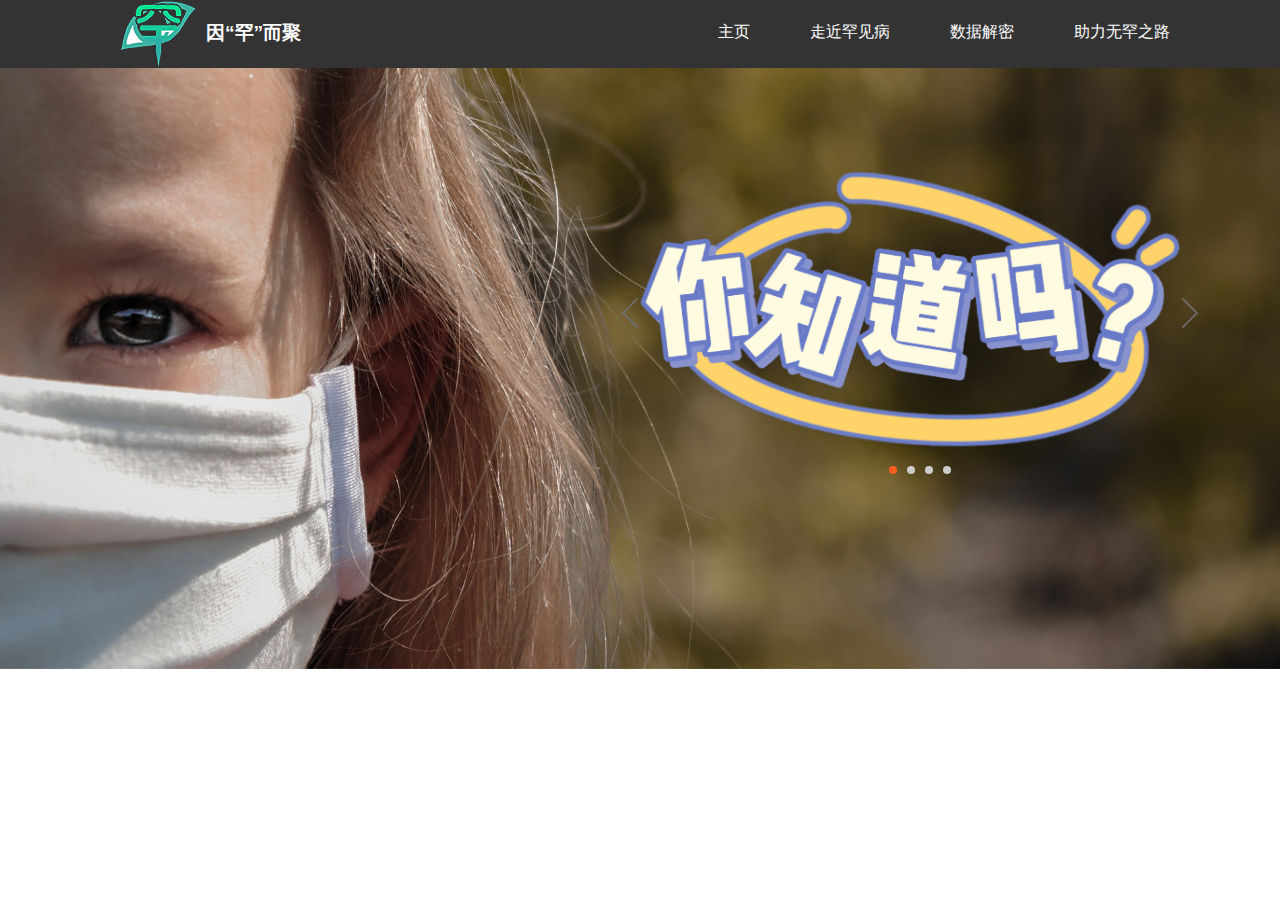
<file: index.html>
<!DOCTYPE html>
<html>

<head> 
	<meta charset="utf-8">
	<title>主页</title>
	<style type="text/css">
		body {
			margin: 0;
			background-image: url("img/navpic1.png");
			background-size: cover;
			background-repeat: no-repeat;
		}

		.logo {
			float: left;
			padding-left: 80px;
		}

		.webname {
			float: left;
			text-align: center;
			vertical-align: center;
			padding: 20px 10px;
			color: white;
			font-weight: bolder;
			font-size:larger;
			font-family: 'Gill Sans', 'Gill Sans MT', Calibri, 'Trebuchet MS', sans-serif;
		}

		.topnav {
			list-style-type: none;
			margin: 0;
			padding-right: 80px;/*设置导航栏距离右边的宽度*/
			overflow: hidden;
			/*把li元素嵌入到ul内部*/
			background-color: #333;
		}

		li {
			float: right;
		}

		li a,
		.dropbtn {
			display: inline-block;
			color: white;
			text-align: center;
			padding: 22px 30px;
			text-decoration: none;
		}

		li a:hover,
		.dropdown:hover .dropbtn {
			background-color: rgb(13, 12, 12);
		}

		li.dropdown {
			display: inline-block;
		}

		.dropdown-content {
			display: none;
			position: absolute;
			background-color: #f9f9f9;
			min-width: 160px;
			box-shadow: 0px 8px 16px 0px rgba(0, 0, 0, 0.2);
		}

		.dropdown-content a {
			color: black;
			padding: 12px 16px;
			text-decoration: none;
			display: block;
			text-align: left;
		}

		.dropdown-content a:hover {
			background-color: #f1f1f1
		}

		.dropdown:hover .dropdown-content {
			display: block;
		}
        
		ul {
			list-style: none;
		}

		.swiper-list {
			width: 600px;
			height: 360px;
			/*margin: 0 auto;*/
			margin-top: 65px; /*控制轮播图片到顶部的距离*/
			margin-right: 70px;/*控制轮播图片到右边的距离*/
			float: right;
			position: relative;
			overflow: hidden;
		}

		.swiper-main {
			height: 100%;
			position: relative;
			overflow: hidden;
		}

		.swiper-item {
			height: 100%;
			display: inline;
			position: absolute;
		}

		img {
			width: 100%;
			height: 100%;
			display: block;
		}

		.swiper-spot {
			width: 90%;
			height: 15px;
			display: flex;
			justify-content: center;
			align-items: center;
			position: absolute;
			bottom: 0px;/*控制点到底部的距离*/
		}

		.swiper-spot .spot-item {
			width: 8px;
			height: 8px;
			border-radius: 50%;
			background-color: #ccc;
			margin-left: 10px;
		}

		.swiper-spot .spot-item:nth-of-type(1) {
			margin-left: 0;
		}

		.leftBtn {
			position: absolute;
			left: 5px;/*越大越靠中间*/
			top: 50%;
			transform: translateY(-50%);
			width: 30px;
			height: 30px;
		}

		.rightBtn {
			position: absolute;
			right: 5px;
			top: 50%;
			transform: translateY(-50%);
			width: 30px;
			height: 30px;
		}
	</style>
</head>

<body>
	<ul class="topnav">
		<li class="logo"><img src="img/logo.png"></li>
		<li class="webname">因“罕”而聚</li>
		<li>
			<a href="助力无罕之路/助力无罕之路.html" target="_blank" class="dropbtn">助力无罕之路</a>
		</li>
		<li class="dropdown">
			<a href="#data">数据解密</a>
			<div class="dropdown-content">
				<a href="长沙市层面/index.html" target="_blank">长沙市疾病层面</a>
				<a href="长沙市层面人口/index.html" target="_blank">长沙市收入和医保层面</a>
			</div>
		</li>
		<li class="dropdown">
			<a href="#" class="dropbtn">走近罕见病</a>
			<div class="dropdown-content">
				<a href="词云图/词云图.html" target="_blank">词云图</a>
				<a href="分类图谱/分类图谱.html" target="_blank">分类图谱</a>
			</div>
		</li>
		<li><a class="active" href="#home">主页</a></li>
	</ul>

	<!--<div><img src="img/navpic1.jpg" width="100%" z-index="-1" /></div>-->

	<!--vue写一个图片轮播组件-->
	<div class="swiper-list"></div>
	<script src="主页/slider.js"></script>
	<script>
		console.time();
		let imgArr = [
			{
				url: '#',
				imgPath: 'img/轮播图1.png'
			},
			{
				url: '#',
				imgPath: 'img/轮播图2.png'
			},
			{
				url: '#',
				imgPath: 'img/轮播图3.png'
			},
			{
				url: '#',
				imgPath: 'img/轮播图4.png'
			},
		];
		// let imgArr = ['i.jpg', 'o.jpg', 'q.jpeg'];
		// let imgArr = ['i.jpg', 'o.jpg'];
		// let imgArr = ['i.jpg'];
		new Swiper({
			imgArr: imgArr,
			aniTIme: 1000,
			intervalTime: 1000,
			autoplay: true
		}).init();
		console.timeEnd();

	</script>
</body>

</html>
</file>
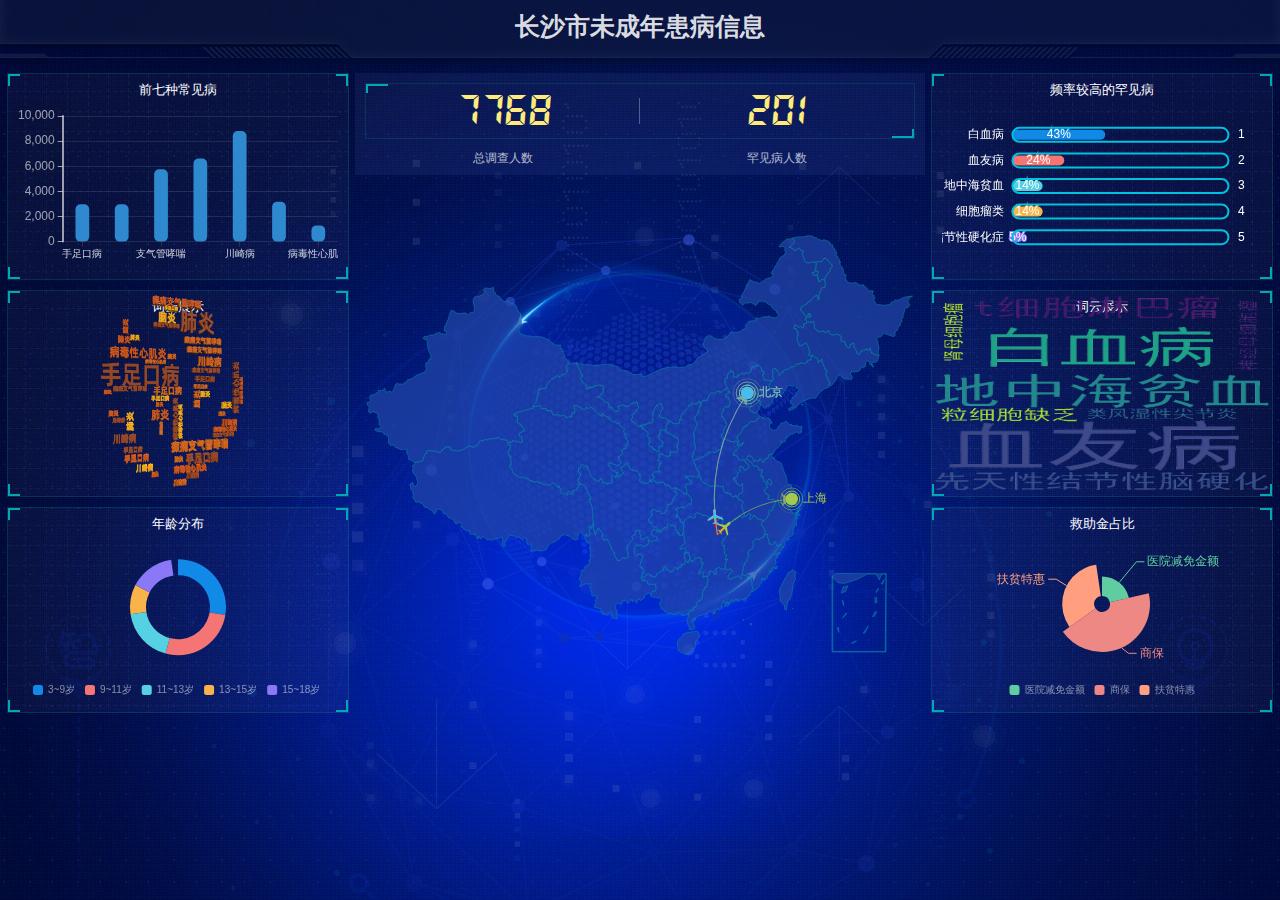
<file: 长沙市层面/index.html>
<!DOCTYPE html>
<html lang="en">
  <head>
    <meta charset="UTF-8" />
    <meta name="viewport" content="width=device-width, initial-scale=1.0" />
    <title>长沙市层面</title>
    <link rel="stylesheet" href="css/index.css" />
  </head>
  <body>
    <!-- 头部 -->
    <header>
      <h1>长沙市未成年患病信息</h1>
      <div class="show-time"></div>
      <script>
        var t = null;
        t = setTimeout(time, 1000); //开始运行
        function time() {
          clearTimeout(t); //清除定时器
          dt = new Date();
          var y = dt.getFullYear();
          var mt = dt.getMonth() + 1;
          var day = dt.getDate();
          var h = dt.getHours(); //获取时
          var m = dt.getMinutes(); //获取分
          var s = dt.getSeconds(); //获取秒
          document.querySelector(".show-time").innerHTML =
            "当前时间：" +
            y +
            "年" +
            mt +
            "月" +
            day +
            "日-" +
            h +
            "时" +
            m +
            "分" +
            s +
            "秒";
          t = setTimeout(time, 1000); //设定定时器，循环运行
        }
      </script>
    </header>

    <!-- 页面主体 -->
    <section class="mainbox">
      <!-- 左侧盒子 -->
      <div class="column">
        <div class="panel bar">
          <h2>前七种常见病</h2>
          <!-- 图表放置盒子 -->
          <div class="chart"></div>
          <!-- 伪元素绘制盒子下边角 -->
          <div class="panel-footer"></div>
        </div>
        <div class="panel line">
          <h2>词云展示
           <!-- <a class="a-active" href="javascript:;">2020</a>-->
           <!-- <a href="javascript:;">2021</a>-->
          </h2>
           <div class="chart"></div>
          <div class="panel-footer"><img src="images/常见.png" alt="Avatar" style="width:100%;height:200px"></div>
        </div>
        <div class="panel pie">
          <h2>年龄分布</h2>
          <div class="chart"></div>
          <div class="panel-footer"></div>
        </div>
      </div>
      <!-- 中间盒子 -->
      <div class="column">
        <!-- 头部 no模块 -->
        <div class="no">
          <div class="no-hd">
            <ul>
              <li>7768</li>
              <li>201</li>
            </ul>
          </div>
          <div class="no-bd">
            <ul>
              <li>总调查人数</li>
              <li>罕见病人数</li>
            </ul>
          </div>
        </div>
        <!-- map模块 -->
        <div class="map">
          <div class="map1"></div>
          <div class="map2"></div>
          <div class="map3"></div>
          <div class="chart"></div>
        </div>
      </div>
      <!-- 右侧盒子 -->
      <div class="column">
        <div class="panel bar2">
          <h2>频率较高的罕见病</h2>
          <div class="chart"></div>
          <div class="panel-footer"></div>
        </div>
        <div class="panel line2">
          <h2>词云展示</h2>
          <div class="chart"></div>
          <div class="panel-footer">  <img src="images/罕见病E .png" alt="Avatar" style="width:100%;height:200px"></div>
        </div>
        <div class="panel pie2">
          <h2>救助金占比</h2>
          <div class="chart"></div>
          <div class="panel-footer"></div>
        </div>
      </div>
    </section>

    <script src="js/flexible.js"></script>
    <script src="js/echarts.min.js"></script>
    <script src="js/jquery.js"></script>
    <!-- 引入china.js 完成地图模块 -->
    <script src="js/china.js"></script>
    <script src="js/index.js"></script>
  </body>
</html>
</file>
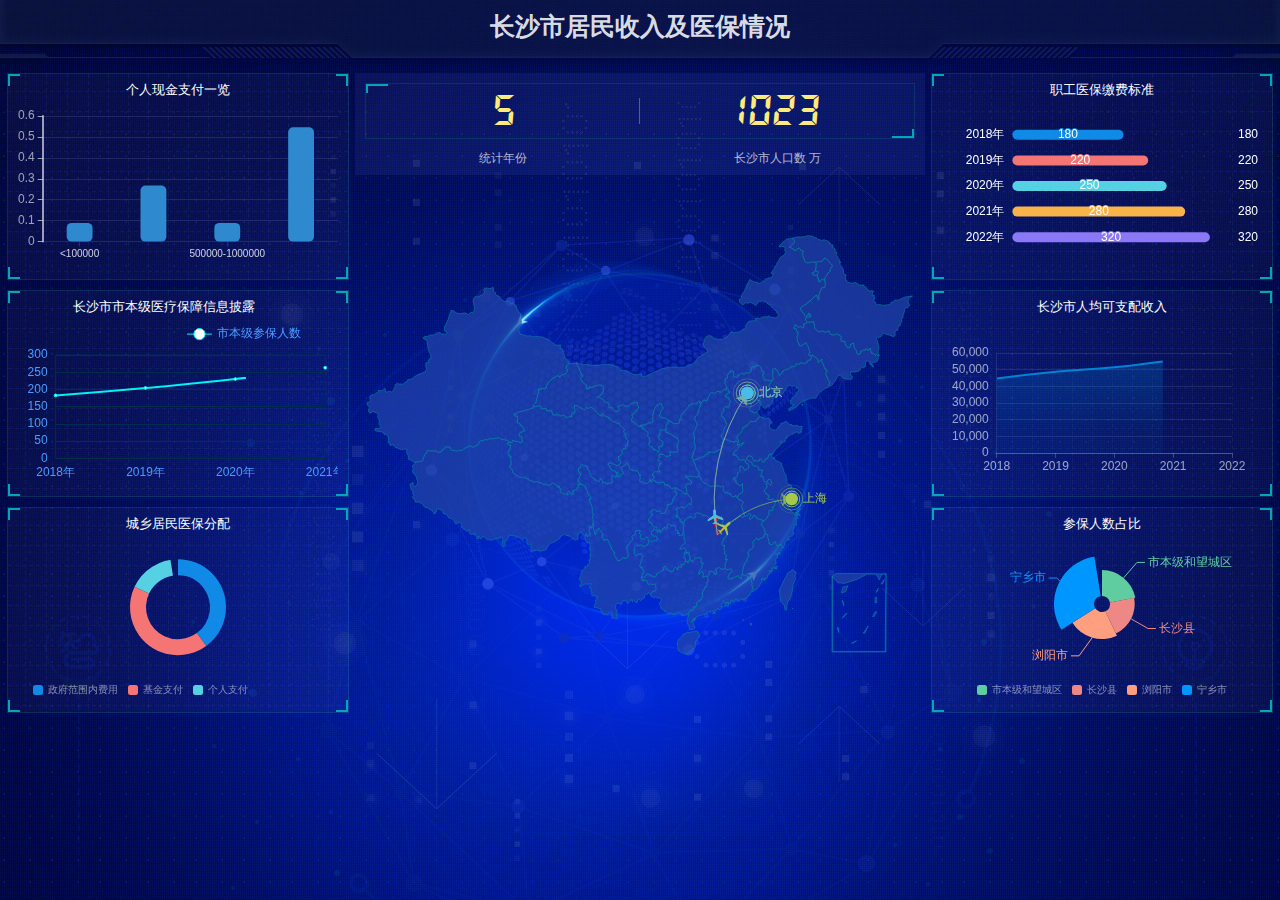
<file: 长沙市层面人口/index.html>
<!DOCTYPE html>
<html lang="en">
  <head>
    <meta charset="UTF-8" />
    <meta name="viewport" content="width=device-width, initial-scale=1.0" />
    <title>长沙市居民收入及医保情况</title>
    <link rel="stylesheet" href="css/index.css" />
  </head>
  <body>
    <!-- 头部 -->
    <header>
      <h1>长沙市居民收入及医保情况</h1>
      <div class="show-time"></div>
      <script>
        var t = null;
        t = setTimeout(time, 1000); //开始运行
        function time() {
          clearTimeout(t); //清除定时器
          dt = new Date();
          var y = dt.getFullYear();
          var mt = dt.getMonth() + 1;
          var day = dt.getDate();
          var h = dt.getHours(); //获取时
          var m = dt.getMinutes(); //获取分
          var s = dt.getSeconds(); //获取秒
          document.querySelector(".show-time").innerHTML =
            "当前时间：" +
            y +
            "年" +
            mt +
            "月" +
            day +
            "日-" +
            h +
            "时" +
            m +
            "分" +
            s +
            "秒";
          t = setTimeout(time, 1000); //设定定时器，循环运行
        }
      </script>
    </header>

    <!-- 页面主体 -->
    <section class="mainbox">
      <!-- 左侧盒子 -->
      <div class="column">
        <div class="panel bar">
          <h2>个人现金支付一览</h2>
          <!-- 图表放置盒子 -->
          <div class="chart"></div>
          <!-- 伪元素绘制盒子下边角 -->
          <div class="panel-footer"></div>
        </div>
        <div class="panel line">
          <h2>长沙市市本级医疗保障信息披露
            <a class="a-active" href="javascript:;"></a>
            <a href="javascript:;"></a>
          </h2>
          <div class="chart"></div>
          <div class="panel-footer"></div>
        </div>
        <div class="panel pie">
          <h2>城乡居民医保分配</h2>
          <div class="chart"></div>
          <div class="panel-footer"></div>
        </div>
      </div>
      <!-- 中间盒子 -->
      <div class="column">
        <!-- 头部 no模块 -->
        <div class="no">
          <div class="no-hd">
            <ul>
              <li>5</li>
              <li>1023</li>
            </ul>
          </div>
          <div class="no-bd">
            <ul>
              <li>统计年份</li>
              <li>长沙市人口数 万</li>
            </ul>
          </div>
        </div>
        <!-- map模块 -->
        <div class="map">
          <div class="map1"></div>
          <div class="map2"></div>
          <div class="map3"></div>
          <div class="chart"></div>
        </div>
      </div>
      <!-- 右侧盒子 -->
      <div class="column">
        <div class="panel bar2">
          <h2>职工医保缴费标准</h2>
          <div class="chart"></div>
          <div class="panel-footer"></div>
        </div>
        <div class="panel line2">
          <h2>长沙市人均可支配收入</h2>
          <div class="chart"></div>
          <div class="panel-footer"></div>
        </div>
        <div class="panel pie2">
          <h2>参保人数占比</h2>
          <div class="chart"></div>
          <div class="panel-footer"></div>
        </div>
      </div>
    </section>

    <script src="js/flexible.js"></script>
    <script src="js/echarts.min.js"></script>
    <script src="js/jquery.js"></script>
    <!-- 引入china.js 完成地图模块 -->
    <script src="js/china.js"></script>
    <script src="js/index.js"></script>
  </body>
</html>
</file>
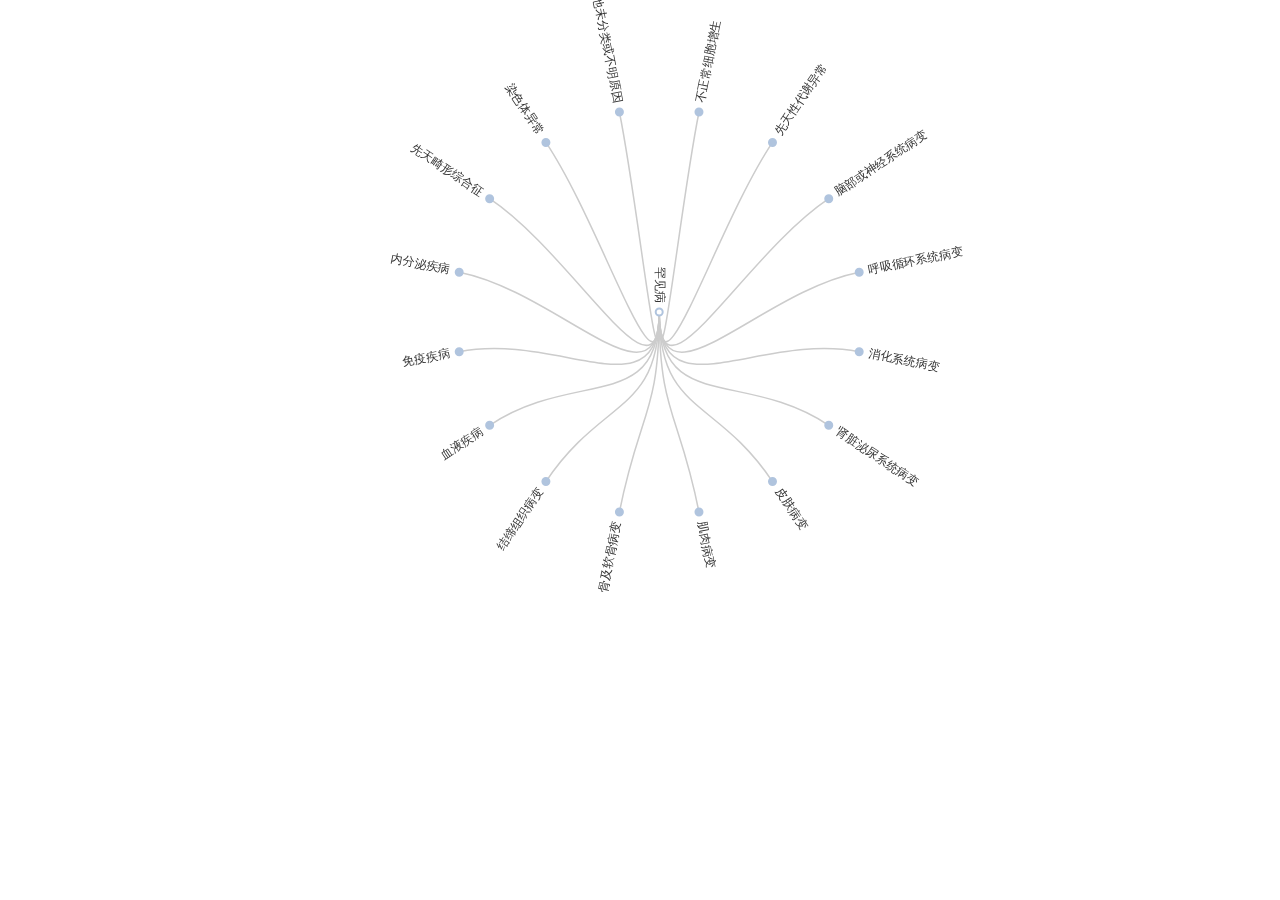
<file: 分类图谱/分类图谱.html>
<!DOCTYPE html>

<head>
    <meta charset="utf-8">
    <script type="text/javascript" src="echarts.js"></script>
    <style>
        body {
            background-color: white;

        }
    </style>
</head>

<body style="height:600px; margin:0">
    <div id="container" style="height: 100%"></div>
    <script type="text/javascript">
        var dom = document.getElementById("container");
        var myChart = echarts.init(dom);
        var app = {};
        option = null;
        myChart.showLoading();
        var data =
        {
            "name": "罕见病",
            "children": [
                {
                    "name": "不正常细胞增生",//4
                    "children": [
                        //{ "name": <a href="cut/wc_1.png">"Erdheim-Chester 病"</a> },
                        { "name": "Erdheim-Chester 病" },
                        { "name": "朗格汉斯细胞组织细胞增生症" },
                        { "name": "淋巴管肌瘤病" },
                        { "name": "视网膜母细胞瘤" },
                        { "name": "X 连锁淋巴增生症" }
                    ]
                },
                {
                    "name": "先天性代谢异常",//5
                    "children": [
                        { "name": "糖原累积病（Ⅰ型、Ⅱ型）" },
                        { "name": "长链-3-羟酰基辅酶A 脱氢酶缺乏症" },
                        { "name": "甲基丙二酸血症" },
                        { "name": "黏多糖贮积症" },
                        { "name": "多种酰基辅酶A 脱氢酶缺乏症" },
                        { "name": " 鸟氨酸氨甲酰基转移酶缺乏症" },
                        { "name": "尼曼匹克病" },
                        { "name": "苯丙酮尿症" },
                        { "name": "丙酸血症" },
                        { "name": "谷固醇血症" },
                        { "name": "四氢生物喋呤缺乏症" },
                        { "name": "酪氨酸血症" },
                        { "name": "X 连锁肾上腺脑白质营养不良" },
                        { "name": "极长链酰基辅酶 A 脱氢酶缺乏症" },
                        { "name": "戈谢病" }
                    ]
                },
                {
                    "name": "脑部或神经系统病变",//5
                    "children": [
                        { "name": "自身免疫性垂体炎" },
                        { "name": "自身免疫性脑炎" },
                        { "name": "亨廷顿病" },
                        { "name": "HHH 综合征" },
                        { "name": "Leber 遗传性视神经病变" },
                        { "name": "多灶性运动神经病" },
                        { "name": "多发性硬化" },
                        { "name": "多系统萎缩" },
                        { "name": "视神经脊髓炎" },
                        { "name": "非综合征型耳聋" },
                        { "name": "帕金森病（青年型、早发型）" },
                        { "name": "原发性遗传性肌张力不全" },
                        { "name": "婴儿严重肌阵挛性癫痫" },
                        { "name": "脊髓延髓肌萎缩症(肯尼迪病)" },
                        { "name": "脊髓性肌萎缩症" },
                        { "name": "脊髓小脑性共济失调" },
                        { "name": "肌萎缩侧索硬化" }
                    ]
                },
                {
                    "name": "呼吸循环系统病变",//5
                    "children": [
                        { "name": "N-乙酰谷氨酸合成酶缺乏症" },
                        { "name": "囊性纤维化症" }
                    ]
                },
                {
                    "name": "消化系统病变",//5
                    "children": [
                        { "name": "遗传性果糖不耐受症" },
                        { "name": "全羧化酶合成酶缺乏症" },
                        { "name": "波伊茨-耶格综合征" },
                        { "name": "进行性家族性肝内胆汁淤积症" }
                    ]
                },
                {
                    "name": "肾脏泌尿系统病变",//4
                    "children": [
                        { "name": "非典型溶血性尿毒症综合征" },
                        { "name": "精氨酸酶缺乏症" },
                        { "name": "赖氨酸尿蛋白不耐受症" },
                        { "name": "溶酶体酸性脂肪酶缺乏症" }
                    ]
                },
                {
                    "name": "皮肤病变",//5
                    "children": [
                        { "name": "遗传性大疱性表皮松解症" },
                        { "name": "白化病" },
                        { "name": "结节性硬化症" }
                    ]
                },
                {
                    "name": "肌肉病变",//11
                    "children": [
                        { "name": "全身型重症肌无力" },
                        { "name": "先天性肌强直" },
                        { "name": "先天性肌无力综合征" },
                        { "name": "腓骨肌萎缩症" },
                        { "name": "特发性心肌病" },
                        { "name": "线粒体脑肌病" },
                        { "name": "强直性肌营养不良" }
                    ]
                },
                {
                    "name": "骨及软骨病变",//13
                    "children": [
                        { "name": "先天性脊柱侧凸" },
                        { "name": "窒息性胸腔失养症（热纳综合征）" },
                        { "name": "McCune-Albright 综合征" },
                        { "name": " 成骨不全症" },
                        { "name": "进行性肌营养不良" }

                    ]
                },
                {
                    "name": "结缔组织病变",//5
                    "children": [
                        { "name": "特发性肺纤维化" },
                        { "name": "马方综合征" }
                    ]
                },
                {
                    "name": "血液疾病",//13
                    "children": [
                        { "name": "戊二酸血症Ⅰ型" },
                        { "name": "Gitelman 综合征" },
                        { "name": "半乳糖血症" },
                        { "name": "范科尼贫血" },
                        { "name": "先天性纯红细胞再生障碍性贫血" },
                        { "name": "先天性高胰岛素性低血糖血症" },
                        { "name": "瓜氨酸血症" },
                        { "name": "高同型半胱氨酸血症" },
                        { "name": "纯合子家族性高胆固醇血症" },
                        { "name": "阵发性睡眠性血红蛋白尿症" },
                        { "name": "POEMS 综合征" },
                        { "name": "卟啉病" },
                        { "name": "镰刀型细胞贫血病" }

                    ]
                },
                {
                    "name": "免疫疾病",//7
                    "children": [
                        { "name": "原发性联合免疫缺陷病" },
                        { "name": "原发性轻链型淀粉样变" },
                        { "name": "肺泡蛋白沉积症" },
                        { "name": "视网膜色素变性" },
                        { "name": "重症先天性粒细胞缺乏症" },
                        { "name": "系统性硬化症" },
                        { "name": "湿疹-血小板减少-免疫缺陷综合征" },
                        { "name": "X 连锁无丙种球蛋白血症" }
                    ]
                },
                {
                    "name": "内分泌疾病",//5
                    "children": [
                        { "name": "先天性肾上腺发育不良" },
                        { "name": "自身免疫性胰岛素受体病" },
                        { "name": "21-羟化酶缺乏症" },
                        { "name": "特发性低促性腺激素性性腺功能减退症" },
                        { "name": "先天性胆汁酸合成障碍" },
                        { "name": "异戊酸血症" },
                        { "name": "卡尔曼综合征" },
                        { "name": "莱伦综合征" },
                        { "name": "中链酰基辅酶A 脱氢酶缺乏症" },
                        { "name": "威廉姆斯综合征" }
                    ]
                },
                {
                    "name": "先天畸形综合征",//5
                    "children": [
                        { "name": "遗传性痉挛性截瘫" },
                        { "name": "努南综合征" }
                    ]
                },
                {
                    "name": "染色体异常",//5
                    "children": [
                        { "name": "天使综合征" },
                        { "name": "遗传性果糖不耐受症" },
                        { "name": "肝豆状核变性" },
                        { "name": "法布里病" },
                        { "name": "遗传性低镁血症" },
                        { "name": "遗传性多发脑梗死性痴呆" },
                        { "name": "高苯丙氨酸血症" },
                        { "name": "普拉德-威利综合征" }
                    ]
                },
                {
                    "name": "其他未分类或不明原因",//4
                    "children": [
                        { "name": "家族性地中海热" },
                        { "name": "冠状动脉扩张" },
                        { "name": "心脏离子通道病" },
                        { "name": "Castleman 病" },
                        { "name": "原发性肉碱缺乏症" },
                        { "name": "生物素酶缺乏症" },
                        { "name": "奥尔波特综合征" },
                        { "name": "β-酮硫解酶缺乏症" },
                        { "name": "遗传性血管性水肿" },
                        { "name": "低磷酸酯酶症" },
                        { "name": "低血磷性佝偻病" },
                        { "name": "特发性肺动脉高压" },
                        { "name": "IgG4 相关性疾病" },
                        { "name": "枫糖尿症" },
                        { "name": "新生儿糖尿病" },
                        { "name": "拉塞尔-西尔弗综合征" }
                    ]
                },
            ]
        };

        myChart.hideLoading();

        myChart.setOption(option = {
            tooltip: {
                trigger: 'item',
                triggerOn: 'mousemove'
            },
            series: [
                {
                    type: 'tree',

                    data: [data],

                    top: '18%',
                    left: '20%',
                    bottom: '14%',
                    right: '17%',
                    layout: 'radial',
                    symbolSize: 7,
                    initialTreeDepth: 1,
                    expandAndCollapse: true,
                    //animationDuration: 350,
                    animationDurationUpdate: 750,
                    emphasis: {
                        focus: 'descendant'
                    }

                }
            ]
        });


    </script>
</body>

</html>
</file>
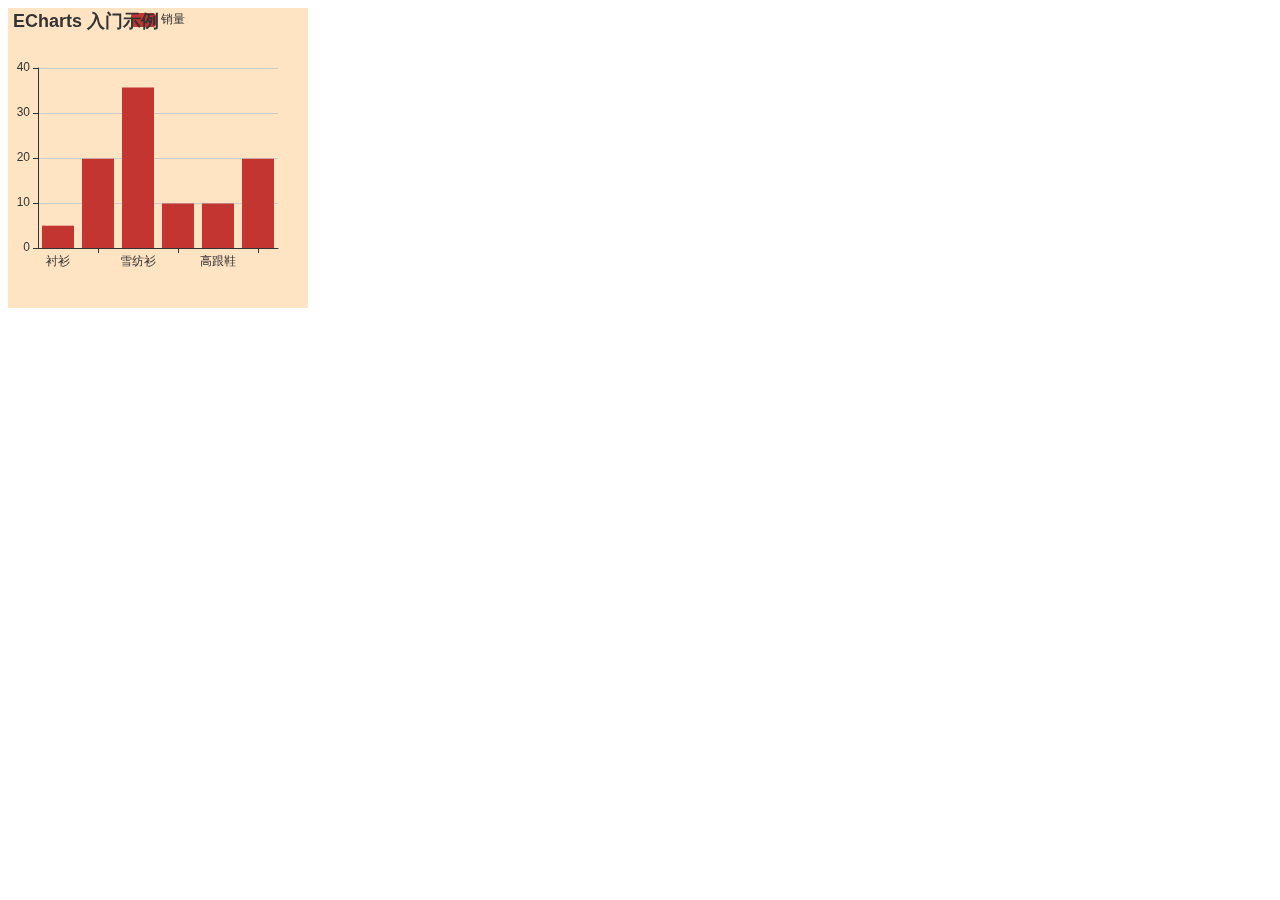
<file: 长沙市层面/ECharts使用步骤.html>
<!DOCTYPE html>
<html lang="en">
  <head>
    <meta charset="UTF-8" />
    <meta name="viewport" content="width=device-width, initial-scale=1.0" />
    <title>Document</title>

    <style>
      .box {
        width: 300px;
        height: 300px;
        background-color: bisque;
      }
    </style>
  </head>
  <body>
    <!-- 2_准备一个具有大小的盒子 -->
    <div class="box"></div>

    <!-- 1_引入echarts.js -->
    <script src="js/echarts.min.js"></script>

    <!-- 3_初始化 -->
    <script>
        // 初始化实例对象 echarts.init(dom容器)
        var myChart = echarts.init(document.querySelector(".box"));

        // 4_指定配置项option  和数据
        var option = {
            title: {
            text: "ECharts 入门示例",
            },
            tooltip: {},
            legend: {
            data: ["销量"],
            },
            xAxis: {
            data: ["衬衫", "羊毛衫", "雪纺衫", "裤子", "高跟鞋", "袜子"],
            },
            yAxis: {},
            series: [
            {
                name: "销量",
                type: "bar",
                data: [5, 20, 36, 10, 10, 20],
            },
            ],
        };

        // 5_将配置项设置给echarts实例对象
        myChart.setOption(option);
    </script>
  </body>
</html>
</file>
<file: 长沙市层面/css/index.css>
* {
  margin: 0;
  padding: 0;
  box-sizing: border-box;
}
li {
  list-style: none;
}
@font-face {
  font-family: electronicFont;
  src: url(../font/DS-DIGIT.TTF);
}
body {
  background: url(../images//bg.jpg) no-repeat top center;
  line-height: 1.15;
}
header {
  position: relative;
  height: 1.25rem;
  background: url(../images/head_bg.png) no-repeat;
  background-size: 100% 100%;
}
header h1 {
  font-size: 0.475rem;
  color: rgba(255, 255, 255, 0.87);
  text-align: center;
  line-height: 1rem;
}
header .show-time {
  position: absolute;
  top: 0;
  right: 0.375rem;
  line-height: 0.9375rem;
  color: rgba(255, 255, 255, 0.7);
  font-size: 0.25rem;
}
.mainbox {
  display: flex;
  min-width: 1024px;
  max-height: 1920px;
  margin: 0 auto;
  padding: 0.125rem 0.125rem 0;
}
.mainbox .column {
  flex: 3;
}
.mainbox .column:nth-child(2) {
  flex: 5;
  margin: 0 0.125rem 0.1875rem;
  overflow: hidden;
}
.mainbox .panel {
  position: relative;
  height: 3.875rem;
  padding: 0 0.1875rem 0.5rem;
  margin-bottom: 0.1875rem;
  border: 1px solid rgba(25, 186, 139, 0.17);
  background: url(../images/line.png) rgba(255, 255, 255, 0.03);
}
.mainbox .panel::before {
  position: absolute;
  top: 0;
  left: 0;
  width: 10px;
  height: 10px;
  border-left: 2px solid #02a6b5;
  border-top: 2px solid #02a6b5;
  content: '';
}
.mainbox .panel::after {
  position: absolute;
  top: 0;
  right: 0;
  width: 10px;
  height: 10px;
  border-right: 2px solid #02a6b5;
  border-top: 2px solid #02a6b5;
  content: '';
}
.mainbox .panel .panel-footer {
  position: absolute;
  bottom: 0;
  left: 0;
  width: 100%;
}
.mainbox .panel .panel-footer::before {
  position: absolute;
  bottom: 0;
  left: 0;
  width: 10px;
  height: 10px;
  border-left: 2px solid #02a6b5;
  border-bottom: 2px solid #02a6b5;
  content: '';
}
.mainbox .panel .panel-footer::after {
  position: absolute;
  bottom: 0;
  right: 0;
  width: 10px;
  height: 10px;
  border-right: 2px solid #02a6b5;
  border-bottom: 2px solid #02a6b5;
  content: '';
}
.mainbox .panel h2 {
  height: 0.6rem;
  color: #fff;
  line-height: 0.6rem;
  text-align: center;
  font-size: 0.25rem;
  font-weight: 400;
}
.mainbox .panel h2 a {
  color: #a7a7a7;
  text-decoration: none;
  margin: 0 0.125rem;
}
.mainbox .panel h2 .a-active {
  color: #fff;
}
.mainbox .panel .chart {
  height: 3rem;
}
.no {
  background-color: rgba(101, 132, 226, 0.1);
  padding: 0.1875rem;
}
.no .no-hd {
  position: relative;
  border: 1px solid rgba(25, 186, 139, 0.17);
}
.no .no-hd::before {
  position: absolute;
  top: 0;
  left: 0;
  width: 0.375rem;
  height: 0.125rem;
  border-top: 2px solid #02a6b5;
  border-left: 2px solid #02a6b5;
  content: '';
}
.no .no-hd::after {
  position: absolute;
  bottom: 0;
  right: 0;
  width: 0.375rem;
  height: 0.125rem;
  border-bottom: 2px solid #02a6b5;
  border-right: 2px solid #02a6b5;
  content: '';
}
.no .no-hd ul {
  display: flex;
}
.no .no-hd ul li {
  position: relative;
  flex: 1;
  line-height: 1rem;
  font-size: 0.875rem;
  color: #ffeb7b;
  text-align: center;
  font-family: electronicFont;
}
.no .no-hd ul li:first-child::after {
  content: '';
  position: absolute;
  top: 25%;
  right: 0;
  height: 50%;
  width: 1px;
  background-color: rgba(255, 255, 255, 0.3);
}
.no .no-bd ul {
  display: flex;
}
.no .no-bd ul li {
  flex: 1;
  text-align: center;
  color: rgba(255, 255, 255, 0.7);
  font-size: 0.225rem;
  height: 0.5rem;
  line-height: 0.5rem;
  padding-top: 0.125rem;
}
.map {
  position: relative;
  height: 10.125rem;
}
.map .map1 {
  width: 6.475rem;
  height: 6.475rem;
  position: absolute;
  top: 50%;
  left: 50%;
  transform: translate(-50%, -50%);
  background: url(../images/map.png);
  background-size: 100% 100%;
  opacity: 0.3;
}
.map .map2 {
  position: absolute;
  top: 50%;
  left: 50%;
  transform: translate(-50%, -50%);
  width: 8.0375rem;
  height: 8.0375rem;
  background: url(../images/lbx.png);
  background-size: 100% 100%;
  animation: rotate1 15s linear infinite;
  opacity: 0.6;
}
.map .map3 {
  position: absolute;
  top: 50%;
  left: 50%;
  transform: translate(-50%, -50%);
  width: 7.075rem;
  height: 7.075rem;
  background: url(../images/jt.png);
  background-size: 100% 100%;
  animation: rotate2 15s linear infinite;
}
.map .chart {
  position: absolute;
  top: 0;
  left: 0;
  height: 10.125rem;
  width: 100%;
}
@keyframes rotate1 {
  from {
    transform: translate(-50%, -50%) rotate(0deg);
  }
  to {
    transform: translate(-50%, -50%) rotate(360deg);
  }
}
@keyframes rotate2 {
  from {
    transform: translate(-50%, -50%) rotate(360deg);
  }
  to {
    transform: translate(-50%, -50%) rotate(0deg);
  }
}
/* 约束屏幕尺寸 */
@media screen and (max-width: 1024px) {
  html {
    font-size: 42px !important;
  }
}
@media screen and (min-width: 1920px) {
  html {
    font-size: 80px !important;
  }
}
</file>
<file: 长沙市层面人口/css/index.css>
* {
  margin: 0;
  padding: 0;
  box-sizing: border-box;
}
li {
  list-style: none;
}
@font-face {
  font-family: electronicFont;
  src: url(../font/DS-DIGIT.TTF);
}
body {
  background: url(../images//bg.jpg) no-repeat top center;
  line-height: 1.15;
}
header {
  position: relative;
  height: 1.25rem;
  background: url(../images/head_bg.png) no-repeat;
  background-size: 100% 100%;
}
header h1 {
  font-size: 0.475rem;
  color: rgba(255, 255, 255, 0.87);
  text-align: center;
  line-height: 1rem;
}
header .show-time {
  position: absolute;
  top: 0;
  right: 0.375rem;
  line-height: 0.9375rem;
  color: rgba(255, 255, 255, 0.7);
  font-size: 0.25rem;
}
.mainbox {
  display: flex;
  min-width: 1024px;
  max-height: 1920px;
  margin: 0 auto;
  padding: 0.125rem 0.125rem 0;
}
.mainbox .column {
  flex: 3;
}
.mainbox .column:nth-child(2) {
  flex: 5;
  margin: 0 0.125rem 0.1875rem;
  overflow: hidden;
}
.mainbox .panel {
  position: relative;
  height: 3.875rem;
  padding: 0 0.1875rem 0.5rem;
  margin-bottom: 0.1875rem;
  border: 1px solid rgba(25, 186, 139, 0.17);
  background: url(../images/line.png) rgba(255, 255, 255, 0.03);
}
.mainbox .panel::before {
  position: absolute;
  top: 0;
  left: 0;
  width: 10px;
  height: 10px;
  border-left: 2px solid #02a6b5;
  border-top: 2px solid #02a6b5;
  content: '';
}
.mainbox .panel::after {
  position: absolute;
  top: 0;
  right: 0;
  width: 10px;
  height: 10px;
  border-right: 2px solid #02a6b5;
  border-top: 2px solid #02a6b5;
  content: '';
}
.mainbox .panel .panel-footer {
  position: absolute;
  bottom: 0;
  left: 0;
  width: 100%;
}
.mainbox .panel .panel-footer::before {
  position: absolute;
  bottom: 0;
  left: 0;
  width: 10px;
  height: 10px;
  border-left: 2px solid #02a6b5;
  border-bottom: 2px solid #02a6b5;
  content: '';
}
.mainbox .panel .panel-footer::after {
  position: absolute;
  bottom: 0;
  right: 0;
  width: 10px;
  height: 10px;
  border-right: 2px solid #02a6b5;
  border-bottom: 2px solid #02a6b5;
  content: '';
}
.mainbox .panel h2 {
  height: 0.6rem;
  color: #fff;
  line-height: 0.6rem;
  text-align: center;
  font-size: 0.25rem;
  font-weight: 400;
}
.mainbox .panel h2 a {
  color: #a7a7a7;
  text-decoration: none;
  margin: 0 0.125rem;
}
.mainbox .panel h2 .a-active {
  color: #fff;
}
.mainbox .panel .chart {
  height: 3rem;
}
.no {
  background-color: rgba(101, 132, 226, 0.1);
  padding: 0.1875rem;
}
.no .no-hd {
  position: relative;
  border: 1px solid rgba(25, 186, 139, 0.17);
}
.no .no-hd::before {
  position: absolute;
  top: 0;
  left: 0;
  width: 0.375rem;
  height: 0.125rem;
  border-top: 2px solid #02a6b5;
  border-left: 2px solid #02a6b5;
  content: '';
}
.no .no-hd::after {
  position: absolute;
  bottom: 0;
  right: 0;
  width: 0.375rem;
  height: 0.125rem;
  border-bottom: 2px solid #02a6b5;
  border-right: 2px solid #02a6b5;
  content: '';
}
.no .no-hd ul {
  display: flex;
}
.no .no-hd ul li {
  position: relative;
  flex: 1;
  line-height: 1rem;
  font-size: 0.875rem;
  color: #ffeb7b;
  text-align: center;
  font-family: electronicFont;
}
.no .no-hd ul li:first-child::after {
  content: '';
  position: absolute;
  top: 25%;
  right: 0;
  height: 50%;
  width: 1px;
  background-color: rgba(255, 255, 255, 0.3);
}
.no .no-bd ul {
  display: flex;
}
.no .no-bd ul li {
  flex: 1;
  text-align: center;
  color: rgba(255, 255, 255, 0.7);
  font-size: 0.225rem;
  height: 0.5rem;
  line-height: 0.5rem;
  padding-top: 0.125rem;
}
.map {
  position: relative;
  height: 10.125rem;
}
.map .map1 {
  width: 6.475rem;
  height: 6.475rem;
  position: absolute;
  top: 50%;
  left: 50%;
  transform: translate(-50%, -50%);
  background: url(../images/map.png);
  background-size: 100% 100%;
  opacity: 0.3;
}
.map .map2 {
  position: absolute;
  top: 50%;
  left: 50%;
  transform: translate(-50%, -50%);
  width: 8.0375rem;
  height: 8.0375rem;
  background: url(../images/lbx.png);
  background-size: 100% 100%;
  animation: rotate1 15s linear infinite;
  opacity: 0.6;
}
.map .map3 {
  position: absolute;
  top: 50%;
  left: 50%;
  transform: translate(-50%, -50%);
  width: 7.075rem;
  height: 7.075rem;
  background: url(../images/jt.png);
  background-size: 100% 100%;
  animation: rotate2 15s linear infinite;
}
.map .chart {
  position: absolute;
  top: 0;
  left: 0;
  height: 10.125rem;
  width: 100%;
}
@keyframes rotate1 {
  from {
    transform: translate(-50%, -50%) rotate(0deg);
  }
  to {
    transform: translate(-50%, -50%) rotate(360deg);
  }
}
@keyframes rotate2 {
  from {
    transform: translate(-50%, -50%) rotate(360deg);
  }
  to {
    transform: translate(-50%, -50%) rotate(0deg);
  }
}
/* 约束屏幕尺寸 */
@media screen and (max-width: 1024px) {
  html {
    font-size: 42px !important;
  }
}
@media screen and (min-width: 1920px) {
  html {
    font-size: 80px !important;
  }
}
</file>
